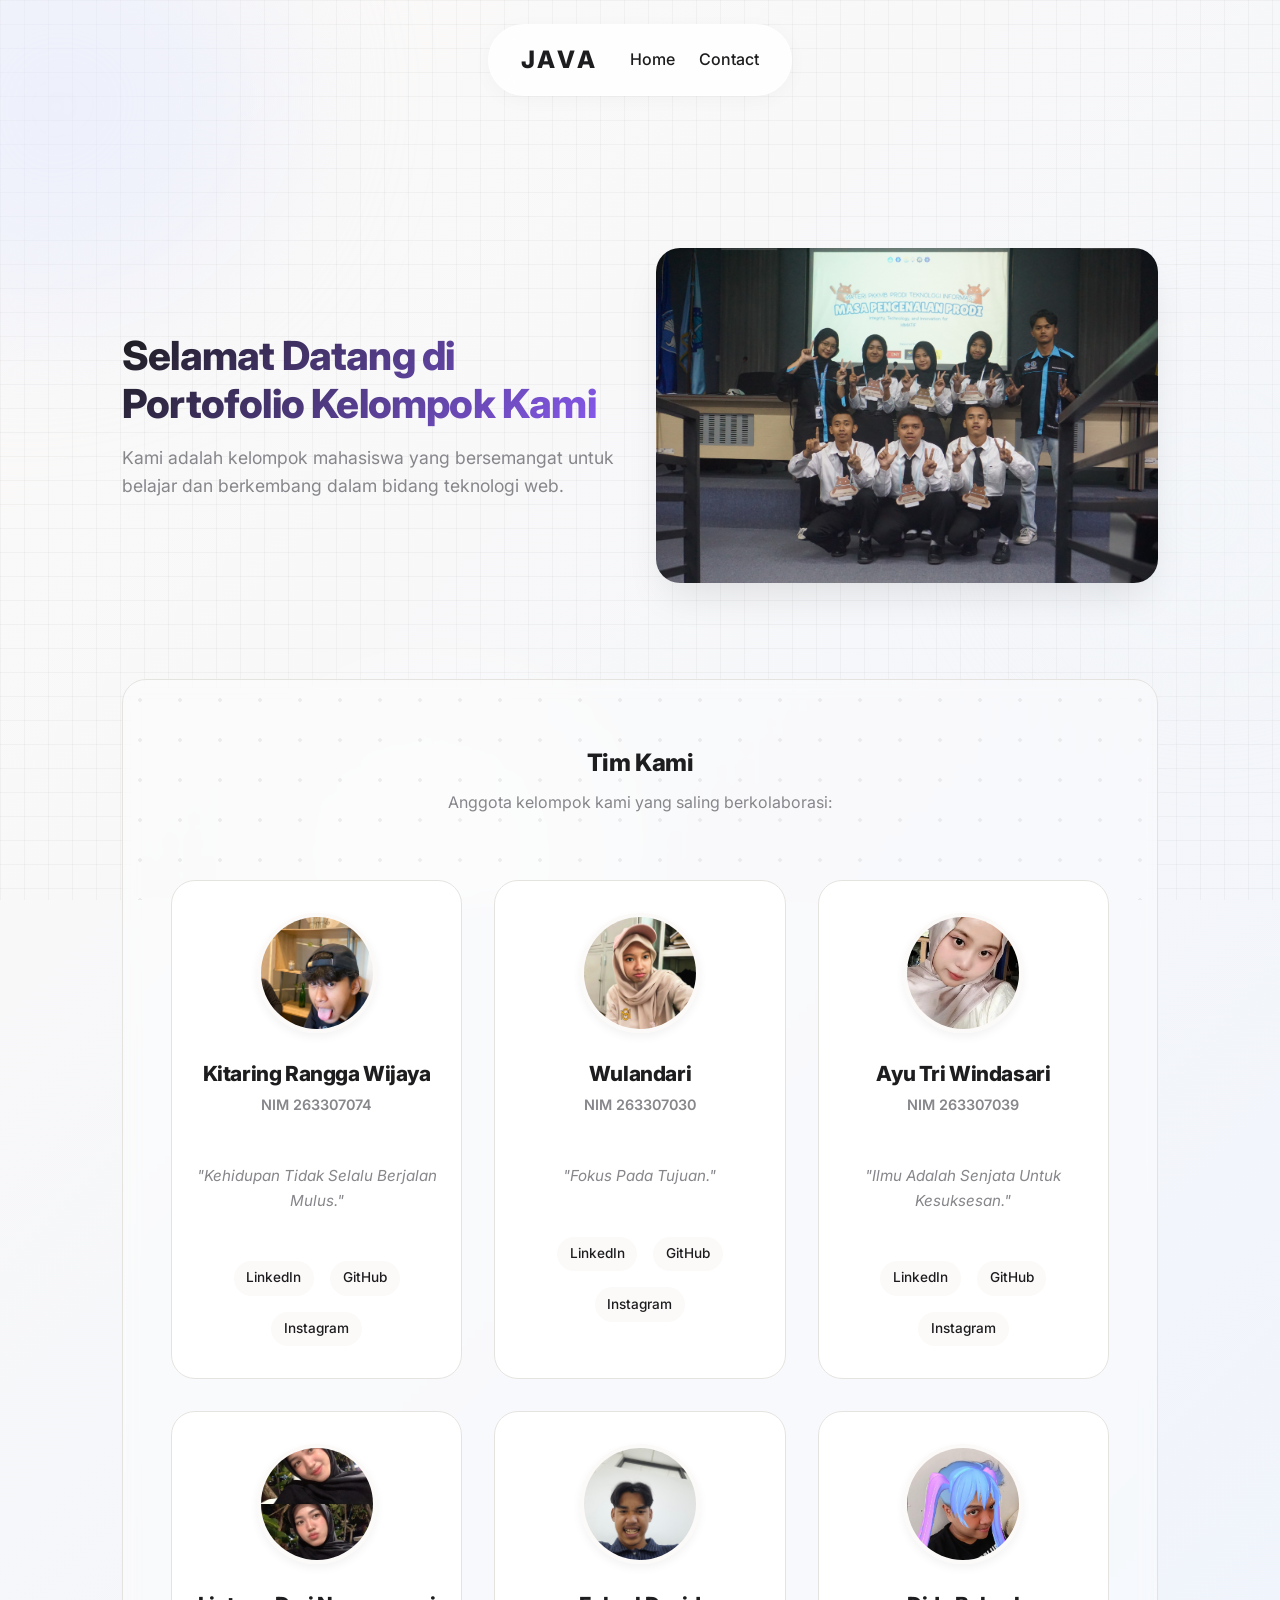
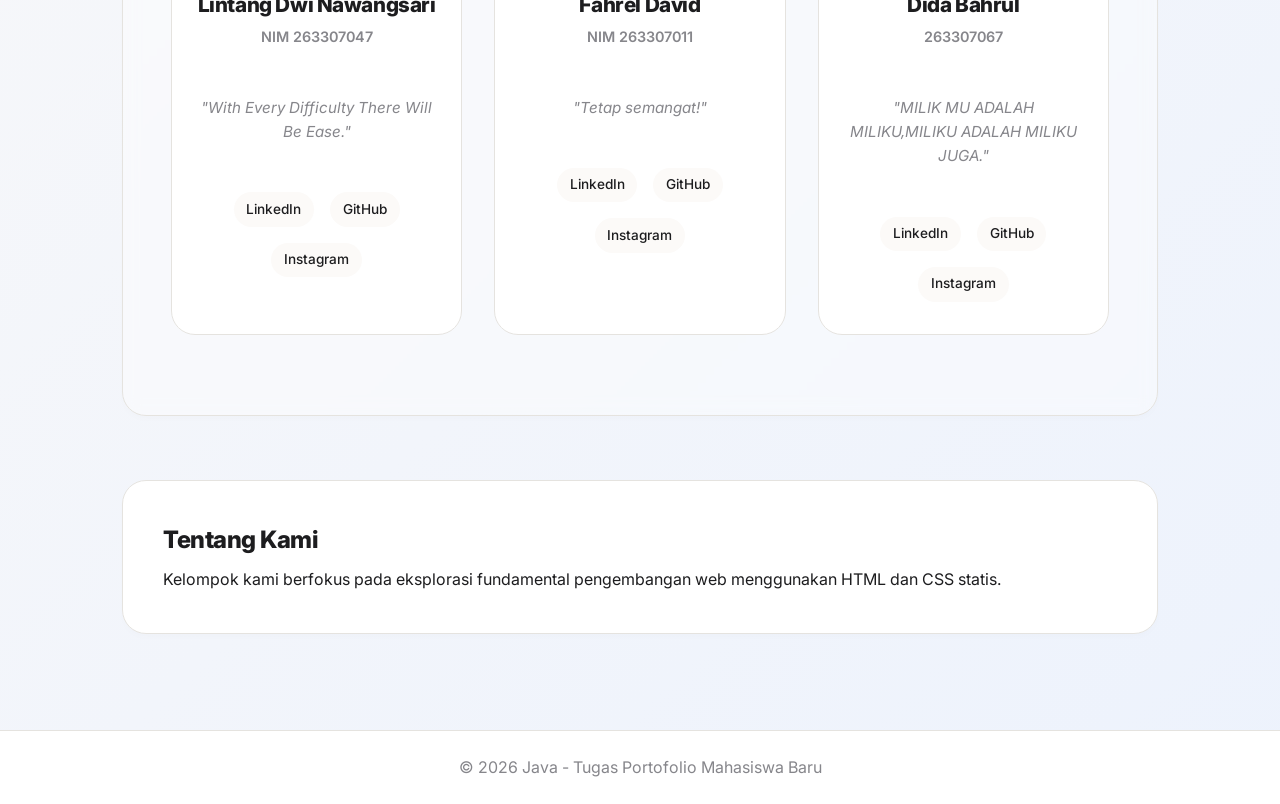
<file: template-portofolio/index.html>
<!DOCTYPE html>
<html lang="id">
<head>
    <meta charset="UTF-8">
    <meta name="viewport" content="width=device-width, initial-scale=1.0">
    <title>Home - Portofolio Kelompok</title>
    <link rel="stylesheet" href="style.css">
</head>
<body>
    <!-- FLOATING BLOBS (DECORATION) -->
    <div class="blobs-container">
        <div class="blob blob-1"></div>
        <div class="blob blob-2"></div>
        <div class="blob blob-3"></div>
    </div>

    <!-- NAVBAR -->
    <nav class="navbar">
        <div class="navbar-logo">
            <!-- GANTI NAMA KELOMPOK DI SINI -->
            <h1>JAVA</h1>
        </div>
        <ul class="navbar-links">
            <li><a href="index.html">Home</a></li>

            <li><a href="contact.html">Contact</a></li>
        </ul>
    </nav>

    <!-- MAIN CONTENT - HOME -->
    <main>
        <!-- HERO SECTION -->
        <section class="hero">
            <div class="hero-text">
                <h2>Selamat Datang di Portofolio Kelompok Kami</h2>
                <p>Kami adalah kelompok mahasiswa yang bersemangat untuk belajar dan berkembang dalam bidang teknologi web.</p>
            </div>
            <div class="hero-image">
                <!-- GANTI FOTO HERO KELOMPOK DI SINI -->
                <img src="assets/images/foto-kelompok.jpeg" alt="Foto Kelompok">
            </div>
        </section>

        <!-- TEAM SECTION -->
        <section class="team-section">
            <h2>Tim Kami</h2>
            <p>Anggota kelompok kami yang saling berkolaborasi:</p>
            
            <div class="bio-grid">
                <!-- KARTU ANGGOTA 1 -->
                <div class="bio-card" onclick="window.location.href='portfolio-1.html'">
                    <div class="bio-avatar">
                        <!-- Ganti src dengan path foto anggota 1 -->
                        <img src="assets/images/foto-taring.jpeg" alt="Foto Anggota 1">
                    </div>
                    <div class="bio-info">
                        <h3>Kitaring Rangga Wijaya</h3>
                        <p class="bio-role">NIM 263307074</p>
                        <p class="bio-desc">"Kehidupan Tidak Selalu Berjalan Mulus."</p>
                        <div class="social-links">
                            <a href="https://www.linkedin.com/in/kitaring-rangga-wijaya" target="_blank" onclick="event.stopPropagation();">LinkedIn</a>
                            <a href="https://github.com/kitaring-node" target="_blank" onclick="event.stopPropagation();">GitHub</a>
                            <a href="https://www.instagram.com/gacleeeeeeeeeeeeeeee?srtk=MnV5cXBtZDFzeGFw" target="_blank" onclick="event.stopPropagation();">Instagram</a>
                        </div>
                    </div>
                </div>
                <!-- AKHIR KARTU ANGGOTA 1 -->

                <!-- KARTU ANGGOTA 2 -->
                <div class="bio-card" onclick="window.location.href='portfolio-2.html'">
                    <div class="bio-avatar">
                        <img src="assets/images/WhatsApp Image 2026-08-27 at 13.53.18.jpeg" alt="Foto Anggota 2">
                    </div>
                    <div class="bio-info">
                        <h3>Wulandari </h3>
                        <p class="bio-role">NIM 263307030</p>
                        <p class="bio-desc">"Fokus Pada Tujuan."</p>
                        <div class="social-links">
                            <a href="https://www.linkedin.com/in/wulan-dari-88736342b" target="_blank" onclick="event.stopPropagation();">LinkedIn</a>
                            <a href="https://github.com/wulan-code" target="_blank" onclick="event.stopPropagation();">GitHub</a>
                            <a href="https://www.instagram.com/wllnn0?cplk=OW9qa3VpOHZua2Fn&utm_source=qr" target="_blank" onclick="event.stopPropagation();">Instagram</a>
                        </div>
                    </div>
                </div>
                <!-- AKHIR KARTU ANGGOTA 2 -->

                <!-- KARTU ANGGOTA 3 -->
                <div class="bio-card" onclick="window.location.href='portfolio-3.html'">
                    <div class="bio-avatar">
                        <img src="assets/images/WhatsApp Image 2026-08-27 at 13.57.04.jpeg" alt="Foto Anggota 3">
                    </div>
                    <div class="bio-info">
                        <h3>Ayu Tri Windasari</h3>
                        <p class="bio-role">NIM 263307039</p>
                        <p class="bio-desc">"Ilmu Adalah Senjata Untuk Kesuksesan."</p>
                        <div class="social-links">
                            <a href="https://www.linkedin.com/in/ayutri-windasari-3b841342b?utm_source=share_via&utm_content=profile&utm_medium=member_android" target="_blank" onclick="event.stopPropagation();">LinkedIn</a>
                            <a href="https://github.com/ayutriwindasari-maker" target="_blank" onclick="event.stopPropagation();">GitHub</a>
                            <a href="https://www.instagram.com/aytriws_?rpxt=MTN2dHRyNHpvbHU5Yw==" target="_blank" onclick="event.stopPropagation();">Instagram</a>
                        </div>
                    </div>
                </div>
                <!-- AKHIR KARTU ANGGOTA 3 -->

                <!-- KARTU ANGGOTA 4 -->
                <div class="bio-card" onclick="window.location.href='portfolio-4.html'">
                    <div class="bio-avatar">
                        <img src="assets/images/WhatsApp Image 2026-08-27 at 1.56.06 PM.jpeg" alt="Foto Anggota 4">
                    </div>
                    <div class="bio-info">
                        <h3>Lintang Dwi Nawangsari</h3>
                        <p class="bio-role">NIM 263307047</p>
                        <p class="bio-desc">"With Every Difficulty There Will Be Ease."</p>
                        <div class="social-links">
                            <a href="https://www.linkedin.com/in/lintang-dwi-nawangsari-751469..." target="_blank" onclick="event.stopPropagation();">LinkedIn</a>
                            <a href=" https://github.com/Lintang-png" target="_blank" onclick="event.stopPropagation();">GitHub</a>
                            <a href="https://www.instagram.com/nawanglintangg_" target="_blank" onclick="event.stopPropagation();">Instagram</a>
                        </div>
                    </div>
                </div>
                <!-- AKHIR KARTU ANGGOTA 4 -->

                <!-- KARTU ANGGOTA 5 -->
                <div class="bio-card" onclick="window.location.href='portfolio-5.html'">
                    <div class="bio-avatar">
                        <img src="assets/images/foto-fahrel.jpeg" alt="Foto Anggota 5">
                    </div>
                    <div class="bio-info">
                        <h3>Fahrel David</h3>
                        <p class="bio-role">NIM 263307011</p>
                        <p class="bio-desc">"Tetap semangat!"</p>
                        <div class="social-links">
                            <a href="https://www.linkedin.com/in/farel-david-4023b6..." target="_blank" onclick="event.stopPropagation();">LinkedIn</a>
                            <a href="https://github.com/fareldavid-create" target="_blank" onclick="event.stopPropagation();">GitHub</a>
                            <a href="https://www.instagram.com/davidppo_" target="_blank" onclick="event.stopPropagation();">Instagram</a>
                        </div>
                    </div>
                </div>
                <!-- AKHIR KARTU ANGGOTA 5 -->

                <!-- KARTU ANGGOTA 6 -->
                <div class="bio-card" onclick="window.location.href='portfolio-6.html'">
                    <div class="bio-avatar">
                        <img src="assets/images/fotodida.jpeg" alt="Foto Anggota 6">
                    </div>
                    <div class="bio-info">
                        <h3>Dida Bahrul</h3>
                        <p class="bio-role">263307067</p>
                        <p class="bio-desc">"MILIK MU ADALAH MILIKU,MILIKU ADALAH MILIKU JUGA."</p>
                        <div class="social-links">
                            <a href="https://www.linkedin.com/in/dida-bahrul-14243242b?utm_source=share_via&utm_content=profile&utm_medium=member_android="_blank" onclick="event.stopPropagation();">LinkedIn</a>
                            <a href="https://github.com/didabahrul-TI" target="_blank" onclick="event.stopPropagation();">GitHub</a>
                            <a href="https://www.instagram.com/ddidddaa_?mdxt=bzgwbmpsdHowZjN6" target="_blank" onclick="event.stopPropagation();">Instagram</a>
                        </div>
                    </div>
                </div>
                <!-- AKHIR KARTU ANGGOTA 6 -->
            </div>
        </section>

        <!-- ABOUT SECTION -->
        <section class="about">
            <h2>Tentang Kami</h2>
            <p>
                <!-- GANTI DESKRIPSI KELOMPOK DI SINI -->
                Kelompok kami berfokus pada eksplorasi fundamental pengembangan web menggunakan HTML dan CSS statis.
            </p>
        </section>
    </main>

    <!-- FOOTER -->
    <footer class="footer">
        <p>&copy; 2026 Java - Tugas Portofolio Mahasiswa Baru</p>
    </footer>
</body>
</html>
</file>
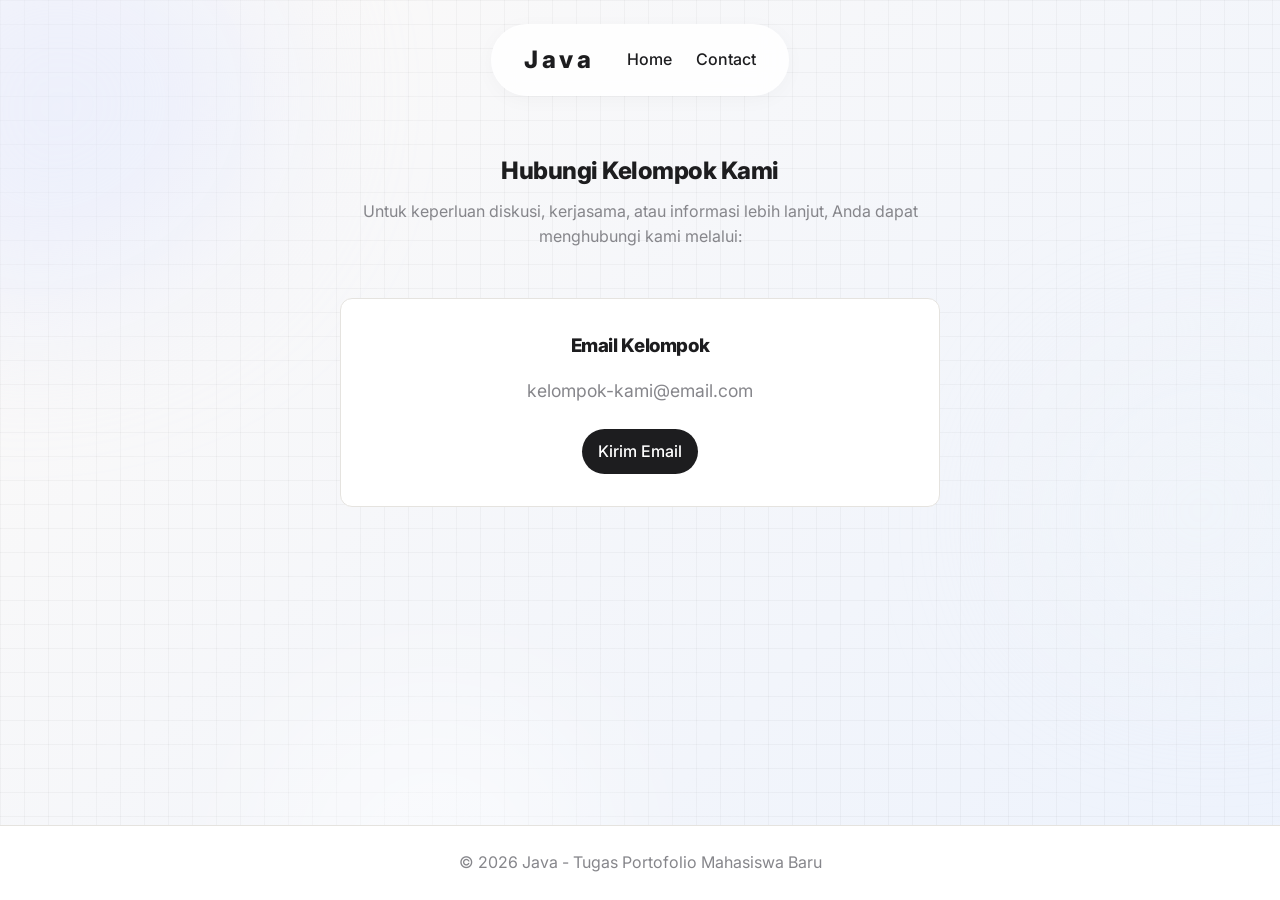
<file: template-portofolio/contact.html>
<!DOCTYPE html>
<html lang="id">
<head>
    <meta charset="UTF-8">
    <meta name="viewport" content="width=device-width, initial-scale=1.0">
    <title>Contact - Portofolio Kelompok</title>
    <link rel="stylesheet" href="style.css">
</head>
<body>
    <!-- FLOATING BLOBS (DECORATION) -->
    <div class="blobs-container">
        <div class="blob blob-1"></div>
        <div class="blob blob-2"></div>
        <div class="blob blob-3"></div>
    </div>

    <!-- NAVBAR -->
    <nav class="navbar">
        <div class="navbar-logo">
            <!-- GANTI NAMA KELOMPOK DI SINI -->
            <h1>Java</h1>
        </div>
        <ul class="navbar-links">
            <li><a href="index.html">Home</a></li>

            <li><a href="contact.html">Contact</a></li>
        </ul>
    </nav>

    <!-- MAIN CONTENT - CONTACT -->
    <main>
        <section class="contact-section" style="max-width: 600px; margin: 0 auto;">
            <h2>Hubungi Kelompok Kami</h2>
            <p>Untuk keperluan diskusi, kerjasama, atau informasi lebih lanjut, Anda dapat menghubungi kami melalui:</p>
            
            <div style="background: var(--card-bg); padding: 2rem; border-radius: 12px; border: 1px solid var(--border-color); text-align: center;">
                <h3 style="margin-bottom: 1rem; color: var(--primary-color);">Email Kelompok</h3>
                <p style="font-size: 1.1rem; margin-bottom: 1.5rem;"><!-- Ganti dengan Email Kelompok -->kelompok-kami@email.com</p>
                <a href="mailto:kelompok-kami@email.com" class="btn-link">Kirim Email</a>
            </div>
        </section>
    </main>

    <!-- FOOTER -->
    <footer class="footer">
        <p>&copy; 2026 Java - Tugas Portofolio Mahasiswa Baru</p>
    </footer>
</body>
</html>
</file>
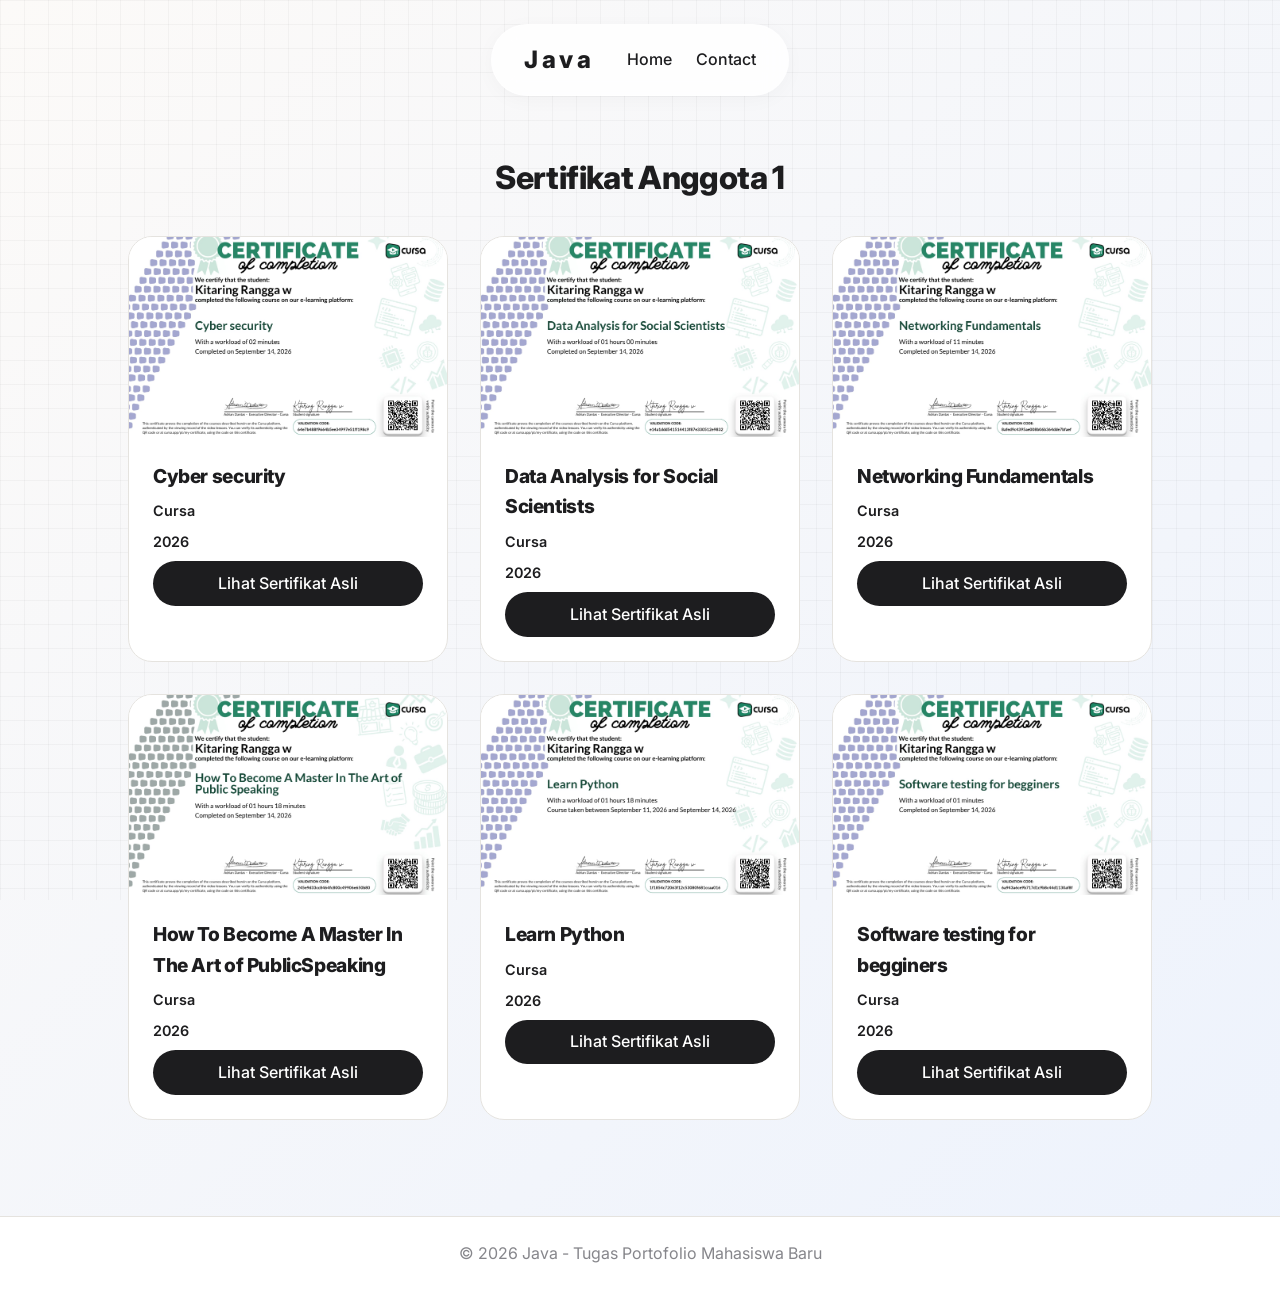
<file: template-portofolio/portfolio-1.html>
<!DOCTYPE html>
<html lang="id">
<head>
    <meta charset="UTF-8">
    <meta name="viewport" content="width=device-width, initial-scale=1.0">
    <title>Portfolio Anggota 1 - Portofolio Kelompok</title>
    <link rel="stylesheet" href="style.css">
</head>
<body>
    <!-- NAVBAR -->
    <nav class="navbar">
        <div class="navbar-logo">
            <!-- GANTI NAMA KELOMPOK DI SINI -->
            <h1>Java</h1>
        </div>
        <ul class="navbar-links">
            <li><a href="index.html">Home</a></li>
            <li><a href="contact.html">Contact</a></li>
        </ul>
    </nav>

    <!-- MAIN CONTENT - PORTFOLIO -->
    <main>
        <!-- SEKSI SERTIFIKAT -->
        <section class="portfolio-section">
            <h2>Sertifikat Anggota 1</h2>
            <div class="card-container">
                <!-- CARD SERTIFIKAT 1 (COPY CARD INI UNTUK MENAMBAH SERTIFIKAT) -->
                <div class="card">
                    <img src="assets/certificates/kitaringranggawijaya/cyber_security.jpeg" alt="Sertifikat">
                    <div class="card-content">
                        <h3>Cyber security</h3>
                        <p class="institution">Cursa</p>
                        <p class="year">2026</p>
                        <a href="https://cursa.app/pt/my-certificate" target="_blank" class="btn-link">Lihat Sertifikat Asli</a>
                    </div>
                </div>
                <!-- AKHIR CARD SERTIFIKAT 1 -->
                <!-- CARD SERTIFIKAT 2 (COPY CARD INI UNTUK MENAMBAH SERTIFIKAT) -->
                <div class="card">
                    <img src="assets/certificates/kitaringranggawijaya/data_analisis.jpeg" alt="Sertifikat">
                    <div class="card-content">
                        <h3>Data Analysis for Social Scientists</h3>
                        <p class="institution">Cursa</p>
                        <p class="year">2026</p>
                        <a href="https://cursa.app/pt/my-certificate" target="_blank" class="btn-link">Lihat Sertifikat Asli</a>
                    </div>
                </div>
                <!-- AKHIR CARD SERTIFIKAT 2 -->
                <!-- CARD SERTIFIKAT 3 (COPY CARD INI UNTUK MENAMBAH SERTIFIKAT) -->
                <div class="card">
                    <img src="assets/certificates/kitaringranggawijaya/networking.jpeg" alt="Sertifikat">
                    <div class="card-content">
                        <h3>Networking Fundamentals</h3>
                        <p class="institution">Cursa</p>
                        <p class="year">2026</p>
                        <a href="https://cursa.app/pt/my-certificate" target="_blank" class="btn-link">Lihat Sertifikat Asli</a>
                    </div>
                </div>
                <!-- AKHIR CARD SERTIFIKAT 3 -->
                <!-- CARD SERTIFIKAT 4 (COPY CARD INI UNTUK MENAMBAH SERTIFIKAT) -->
                <div class="card">
                    <img src="assets/certificates/kitaringranggawijaya/publik.jpeg" alt="Sertifikat">
                    <div class="card-content">
                        <h3>How To Become A Master In The Art of PublicSpeaking</h3>
                        <p class="institution">Cursa</p>
                        <p class="year">2026</p>
                        <a href="https://cursa.app/pt/my-certificate" target="_blank" class="btn-link">Lihat Sertifikat Asli</a>
                    </div>
                </div>
                <!-- AKHIR CARD SERTIFIKAT 4 -->
                <!-- CARD SERTIFIKAT 5 (COPY CARD INI UNTUK MENAMBAH SERTIFIKAT) -->
                <div class="card">
                    <img src="assets/certificates/kitaringranggawijaya/python.jpeg" alt="Sertifikat">
                    <div class="card-content">
                        <h3>Learn Python</h3>
                        <p class="institution">Cursa</p>
                        <p class="year">2026</p>
                        <a href="https://cursa.app/pt/my-certificate" target="_blank" class="btn-link">Lihat Sertifikat Asli</a>
                    </div>
                </div>
                <!-- AKHIR CARD SERTIFIKAT 5 -->
                <!-- CARD SERTIFIKAT 6 (COPY CARD INI UNTUK MENAMBAH SERTIFIKAT) -->
                <div class="card">
                    <img src="assets/certificates/kitaringranggawijaya/software.jpeg" alt="Sertifikat">
                    <div class="card-content">
                        <h3>Software testing for begginers</h3>
                        <p class="institution">Cursa</p>
                        <p class="year">2026</p>
                        <a href="https://cursa.app/pt/my-certificate" target="_blank" class="btn-link">Lihat Sertifikat Asli</a>
                    </div>
                </div>
                <!-- AKHIR CARD SERTIFIKAT 6 -->
            </div>
        </section>
    </main>

    <!-- FOOTER -->
    <footer class="footer">
        <p>&copy; 2026 Java - Tugas Portofolio Mahasiswa Baru</p>
    </footer>
</body>
</html>
</file>
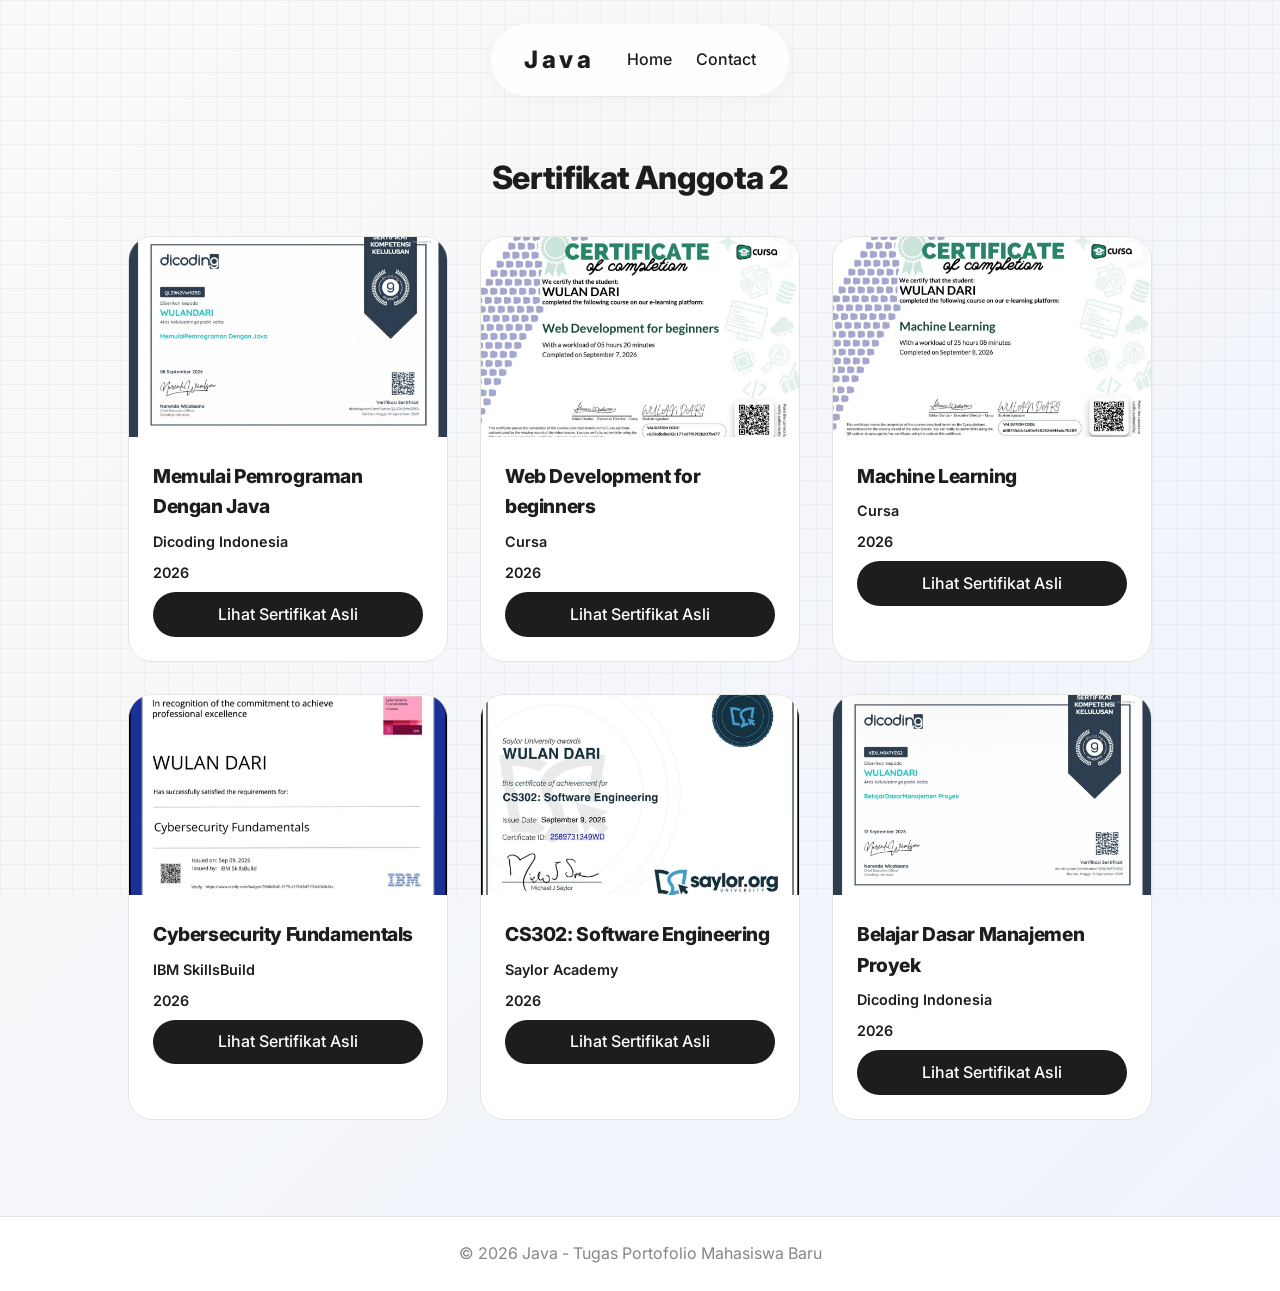
<file: template-portofolio/portfolio-2.html>
<!DOCTYPE html>
<html lang="id">
<head>
    <meta charset="UTF-8">
    <meta name="viewport" content="width=device-width, initial-scale=1.0">
    <title>Portfolio Anggota 2 - Portofolio Kelompok</title>
    <link rel="stylesheet" href="style.css">
</head>
<body>
    <!-- NAVBAR -->
    <nav class="navbar">
        <div class="navbar-logo">
            <!-- GANTI NAMA KELOMPOK DI SINI -->
            <h1>Java</h1>
        </div>
        <ul class="navbar-links">
            <li><a href="index.html">Home</a></li>
            <li><a href="contact.html">Contact</a></li>
        </ul>
    </nav>

    <!-- MAIN CONTENT - PORTFOLIO -->
    <main>
        <!-- SEKSI SERTIFIKAT -->
        <section class="portfolio-section">
            <h2>Sertifikat Anggota 2</h2>
            <div class="card-container">
                <!-- CARD SERTIFIKAT 1 (COPY CARD INI UNTUK MENAMBAH SERTIFIKAT) -->
                <div class="card">
                    <img src="assets/certificates/wulandari/sertifikasi1/sertifikasi1.jpeg" alt="sertifikasi1">
                    <div class="card-content">
                        <h3>Memulai Pemrograman Dengan Java</h3>
                        <p class="institution">Dicoding Indonesia</p>
                        <p class="year">2026</p>
                        <a href="https://www.dicoding.com/certificates/QLZ9N2VW9Z5D" target="_blank" class="btn-link">Lihat Sertifikat Asli</a>
                    </div>
                </div>
                <!-- AKHIR CARD SERTIFIKAT 1 -->
                <!-- CARD SERTIFIKAT 2 (COPY CARD INI UNTUK MENAMBAH SERTIFIKAT) -->
                <div class="card">
                    <img src="assets/certificates/wulandari/sertifikasi2/sertifikasi2.jpeg" alt="sertifikasi2">
                    <div class="card-content">
                        <h3>Web Development for beginners</h3>
                        <p class="institution">Cursa</p>
                        <p class="year">2026</p>
                        <a href="https://cursa.app/pt/my-certificate" target="_blank" class="btn-link">Lihat Sertifikat Asli</a>
                    </div>
                </div>
                <!-- AKHIR CARD SERTIFIKAT 2 -->
                <!-- CARD SERTIFIKAT 3 (COPY CARD INI UNTUK MENAMBAH SERTIFIKAT) -->
                <div class="card">
                    <img src="assets/certificates/wulandari/sertifikasi3/sertifikasi3.jpeg" alt="sertifikasi3">
                    <div class="card-content">
                        <h3>Machine Learning</h3>
                        <p class="institution">Cursa</p>
                        <p class="year">2026</p>
                        <a href="https://cursa.app/pt/my-certificate" target="_blank" class="btn-link">Lihat Sertifikat Asli</a>
                    </div>
                </div>
                <!-- AKHIR CARD SERTIFIKAT 3 -->
                <!-- CARD SERTIFIKAT 4 (COPY CARD INI UNTUK MENAMBAH SERTIFIKAT) -->
                <div class="card">
                    <img src="assets/certificates/wulandari/sertifikasi4/sertifikasi4.jpeg" alt="sertifikasi4">
                    <div class="card-content">
                        <h3>Cybersecurity Fundamentals</h3>
                        <p class="institution">IBM SkillsBuild</p>
                        <p class="year">2026</p>
                        <a href="https://www.credly.com/badges/9568d6d0-8175-457f-83d7-ff2d40b3c0cc" target="_blank" class="btn-link">Lihat Sertifikat Asli</a>
                    </div>
                </div>
                <!-- AKHIR CARD SERTIFIKAT 4 -->
                <!-- CARD SERTIFIKAT 5 (COPY CARD INI UNTUK MENAMBAH SERTIFIKAT) -->
                <div class="card">
                    <img src="assets/certificates/wulandari/sertifikasi5/sertifikasi5.jpeg  " alt="sertifikasi5">
                    <div class="card-content">
                        <h3>CS302: Software Engineering</h3>
                        <p class="institution">Saylor Academy</p>
                        <p class="year">2026</p>
                        <a href="https://www.saylor.org" target="_blank" class="btn-link">Lihat Sertifikat Asli</a>
                    </div>
                </div>
                <!-- AKHIR CARD SERTIFIKAT 5 -->
                <!-- CARD SERTIFIKAT 6 (COPY CARD INI UNTUK MENAMBAH SERTIFIKAT) -->
                <div class="card">
                    <img src="assets/certificates/wulandari/sertifikasi6/sertifikasi6.jpeg" alt="sertifikasi6">
                    <div class="card-content">
                        <h3>Belajar Dasar Manajemen Proyek</h3>
                        <p class="institution">Dicoding Indonesia</p>
                        <p class="year">2026</p>
                        <a href="https://www.dicoding.com/certificates/KEXLM047YZG2" target="_blank" class="btn-link">Lihat Sertifikat Asli</a>
                    </div>
                </div>
                <!-- AKHIR CARD SERTIFIKAT 6 -->
            </div>
        </section>
    </main>

    <!-- FOOTER -->
    <footer class="footer">
        <p>&copy; 2026 Java - Tugas Portofolio Mahasiswa Baru</p>
    </footer>
</body>
</html>
</file>
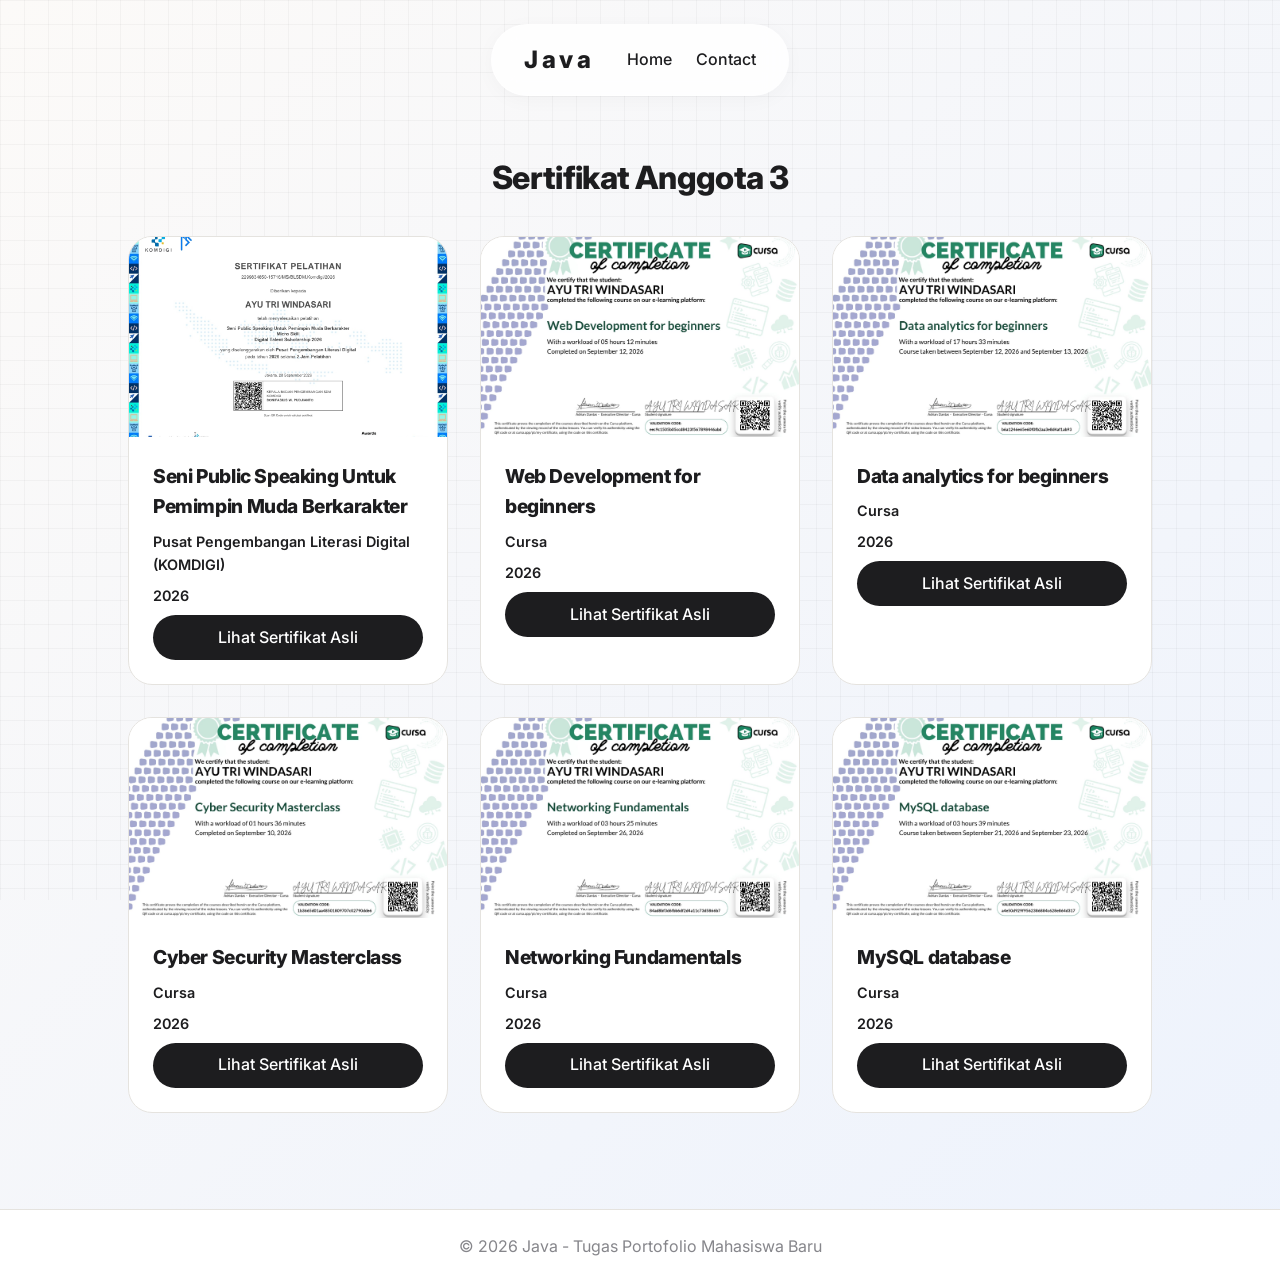
<file: template-portofolio/portfolio-3.html>
<!DOCTYPE html>
<html lang="id">
<head>
    <meta charset="UTF-8">
    <meta name="viewport" content="width=device-width, initial-scale=1.0">
    <title>Portfolio Anggota 3 - Portofolio Kelompok</title>
    <link rel="stylesheet" href="style.css">
</head>
<body>
    <!-- NAVBAR -->
    <nav class="navbar">
        <div class="navbar-logo">
            <!-- GANTI NAMA KELOMPOK DI SINI -->
            <h1>Java</h1>
        </div>
        <ul class="navbar-links">
            <li><a href="index.html">Home</a></li>
            <li><a href="contact.html">Contact</a></li>
        </ul>
    </nav>

    <!-- MAIN CONTENT - PORTFOLIO -->
    <main>
        <!-- SEKSI SERTIFIKAT -->
        <section class="portfolio-section">
            <h2>Sertifikat Anggota 3</h2>
            <div class="card-container">
                <!-- CARD SERTIFIKAT 1 (COPY CARD INI UNTUK MENAMBAH SERTIFIKAT) -->
                <div class="card">
                    <img src="assets/certificates/ayutriwindasari/sertifikasi1/sertifikasi1.jpeg" alt="Sertifikat">
                    <div class="card-content">
                        <h3>Seni Public Speaking Untuk Pemimpin Muda Berkarakter</h3>
                        <p class="institution">Pusat Pengembangan Literasi Digital (KOMDIGI)</p>
                        <p class="year">2026</p>
                        <a href="https://sdmdigital.id" target="_blank" class="btn-link">Lihat Sertifikat Asli</a>
                    </div>
                </div>
                <!-- AKHIR CARD SERTIFIKAT 1 -->
                <!-- CARD SERTIFIKAT 2 (COPY CARD INI UNTUK MENAMBAH SERTIFIKAT) -->
                <div class="card">
                    <img src="assets/certificates/ayutriwindasari/sertifikasi2/sertifikasi2.jpeg" alt="Sertifikat">
                    <div class="card-content">
                        <h3>Web Development for beginners</h3>
                        <p class="institution">Cursa</p>
                        <p class="year">2026</p>
                        <a href="https://cursa.app" target="_blank" class="btn-link">Lihat Sertifikat Asli</a>
                    </div>
                </div>
                <!-- AKHIR CARD SERTIFIKAT 2 -->
                <!-- CARD SERTIFIKAT 3 (COPY CARD INI UNTUK MENAMBAH SERTIFIKAT) -->
                <div class="card">
                    <img src="assets/certificates/ayutriwindasari/sertifikasi3/sertifikasi3.jpeg" alt="Sertifikat">
                    <div class="card-content">
                        <h3>Data analytics for beginners</h3>
                        <p class="institution">Cursa</p>
                        <p class="year">2026</p>
                        <a href="https://cursa.app" target="_blank" class="btn-link">Lihat Sertifikat Asli</a>
                    </div>
                </div>
                <!-- AKHIR CARD SERTIFIKAT 3 -->
                <!-- CARD SERTIFIKAT 4 (COPY CARD INI UNTUK MENAMBAH SERTIFIKAT) -->
                <div class="card">
                    <img src="assets/certificates/ayutriwindasari/sertifikasi4/sertifikasi4.jpeg" alt="Sertifikat">
                    <div class="card-content">
                        <h3>Cyber Security Masterclass</h3>
                        <p class="institution">Cursa</p>
                        <p class="year">2026</p>
                        <a href="https://cursa.app" target="_blank" class="btn-link">Lihat Sertifikat Asli</a>
                    </div>
                </div>
                <!-- AKHIR CARD SERTIFIKAT 4 -->
                <!-- CARD SERTIFIKAT 5 (COPY CARD INI UNTUK MENAMBAH SERTIFIKAT) -->
                <div class="card">
                    <img src="assets/certificates/ayutriwindasari/sertifikasi5/sertifikasi5.jpeg" alt="Sertifikat">
                    <div class="card-content">
                        <h3>Networking Fundamentals</h3>
                        <p class="institution">Cursa</p>
                        <p class="year">2026</p>
                        <a href="https://cursa.app" target="_blank" class="btn-link">Lihat Sertifikat Asli</a>
                    </div>
                </div>
                <!-- AKHIR CARD SERTIFIKAT 5 -->
                <!-- CARD SERTIFIKAT 6 (COPY CARD INI UNTUK MENAMBAH SERTIFIKAT) -->
                <div class="card">
                    <img src="assets/certificates/ayutriwindasari/sertifikasi6/sertifikasi6.jpeg" alt="Sertifikat">
                    <div class="card-content">
                        <h3>MySQL database</h3>
                        <p class="institution">Cursa</p>
                        <p class="year">2026</p>
                        <a href="https://cursa.app" target="_blank" class="btn-link">Lihat Sertifikat Asli</a>
                    </div>
                </div>
                <!-- AKHIR CARD SERTIFIKAT 6 -->
            </div>
        </section>
    </main>

    <!-- FOOTER -->
    <footer class="footer">
        <p>&copy; 2026 Java - Tugas Portofolio Mahasiswa Baru</p>
    </footer>
</body>
</html>
</file>
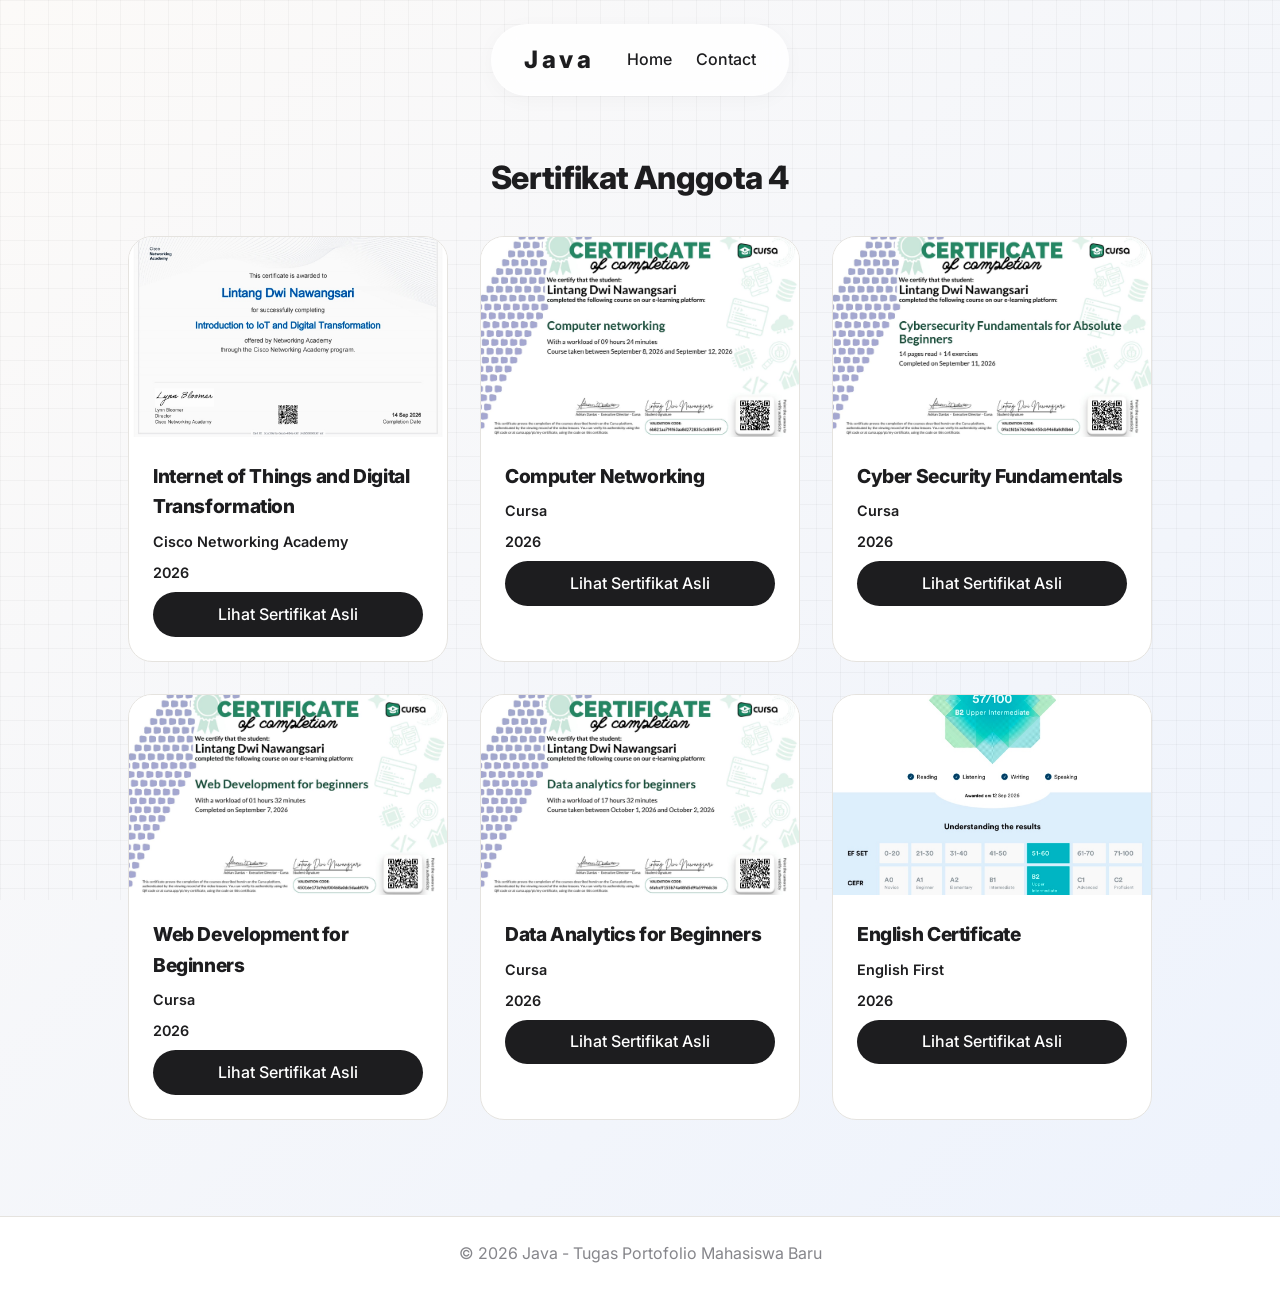
<file: template-portofolio/portfolio-4.html>
<!DOCTYPE html>
<html lang="id">
<head>
    <meta charset="UTF-8">
    <meta name="viewport" content="width=device-width, initial-scale=1.0">
    <title>Portfolio Anggota 4 - Portofolio Kelompok</title>
    <link rel="stylesheet" href="style.css">
</head>
<body>
    <!-- NAVBAR -->
    <nav class="navbar">
        <div class="navbar-logo">
            <!-- GANTI NAMA KELOMPOK DI SINI -->
            <h1>Java</h1>
        </div>
        <ul class="navbar-links">
            <li><a href="index.html">Home</a></li>
            <li><a href="contact.html">Contact</a></li>
        </ul>
    </nav>

    <!-- MAIN CONTENT - PORTFOLIO -->
    <main>
        <!-- SEKSI SERTIFIKAT -->
        <section class="portfolio-section">
            <h2>Sertifikat Anggota 4</h2>
            <div class="card-container">
                <!-- CARD SERTIFIKAT 1 (COPY CARD INI UNTUK MENAMBAH SERTIFIKAT) -->
                <div class="card">
                    <img src="assets/certificates/lintang/sertif iot.jpeg" alt="Sertifikat">
                    <div class="card-content">
                        <h3>Internet of Things and Digital Transformation</h3>
                        <p class="institution">Cisco Networking Academy</p>
                        <p class="year">2026</p>
                        <a href="#" class="btn-link">Lihat Sertifikat Asli</a>
                    </div>
                </div>
                <!-- AKHIR CARD SERTIFIKAT 1 -->
                <!-- CARD SERTIFIKAT 2 (COPY CARD INI UNTUK MENAMBAH SERTIFIKAT) -->
                <div class="card">
                    <img src="assets/certificates/lintang/sertif 4.jpeg" alt="Sertifikat">
                    <div class="card-content">
                        <h3>Computer Networking</h3>
                        <p class="institution">Cursa</p>
                        <p class="year">2026</p>
                        <a href="https://cursa.app/pt/my-certificate" class="btn-link">Lihat Sertifikat Asli</a>
                    </div>
                </div>
                <!-- AKHIR CARD SERTIFIKAT 2 -->
                <!-- CARD SERTIFIKAT 3 (COPY CARD INI UNTUK MENAMBAH SERTIFIKAT) -->
                <div class="card">
                    <img src="assets/certificates/lintang/sertif 5.jpeg" alt="Sertifikat">
                    <div class="card-content">
                        <h3>Cyber Security Fundamentals</h3>
                        <p class="institution">Cursa</p>
                        <p class="year">2026</p>
                        <a href="https://cursa.app/pt/my-certificate" class="btn-link">Lihat Sertifikat Asli</a>
                    </div>
                </div>
                <!-- AKHIR CARD SERTIFIKAT 3 -->
                <!-- CARD SERTIFIKAT 4 (COPY CARD INI UNTUK MENAMBAH SERTIFIKAT) -->
                <div class="card">
                    <img src="assets/certificates/lintang/sertif 6.jpeg" alt="Sertifikat">
                    <div class="card-content">
                        <h3>Web Development for Beginners</h3>
                        <p class="institution">Cursa</p>
                        <p class="year">2026</p>
                        <a href="https://cursa.app/pt/my-certificate" class="btn-link">Lihat Sertifikat Asli</a>
                    </div>
                </div>
                <!-- AKHIR CARD SERTIFIKAT 4 -->
                <!-- CARD SERTIFIKAT 5 (COPY CARD INI UNTUK MENAMBAH SERTIFIKAT) -->
                <div class="card">
                    <img src="assets/certificates/lintang/sertif data analys.jpeg" alt="Sertifikat">
                    <div class="card-content">
                        <h3>Data Analytics for Beginners</h3>
                        <p class="institution">Cursa</p>
                        <p class="year">2026</p>
                        <a href="https://cursa.app/pt/my-certificate" class="btn-link">Lihat Sertifikat Asli</a>
                    </div>
                </div>
                <!-- AKHIR CARD SERTIFIKAT 5 -->
                <!-- CARD SERTIFIKAT 6 (COPY CARD INI UNTUK MENAMBAH SERTIFIKAT) -->
                <div class="card">
                    <img src="assets/certificates/lintang/sertif english 3.jpeg" alt="Sertifikat">
                    <div class="card-content">
                        <h3>English Certificate</h3>
                        <p class="institution">English First</p>
                        <p class="year">2026</p>
                        <a href="https://cert.efset.org/9Uu9SA" class="btn-link">Lihat Sertifikat Asli</a>
                    </div>
                </div>
                <!-- AKHIR CARD SERTIFIKAT 6 -->
            </div>
        </section>
    </main>

    <!-- FOOTER -->
    <footer class="footer">
        <p>&copy; 2026 Java - Tugas Portofolio Mahasiswa Baru</p>
    </footer>
</body>
</html>
</file>
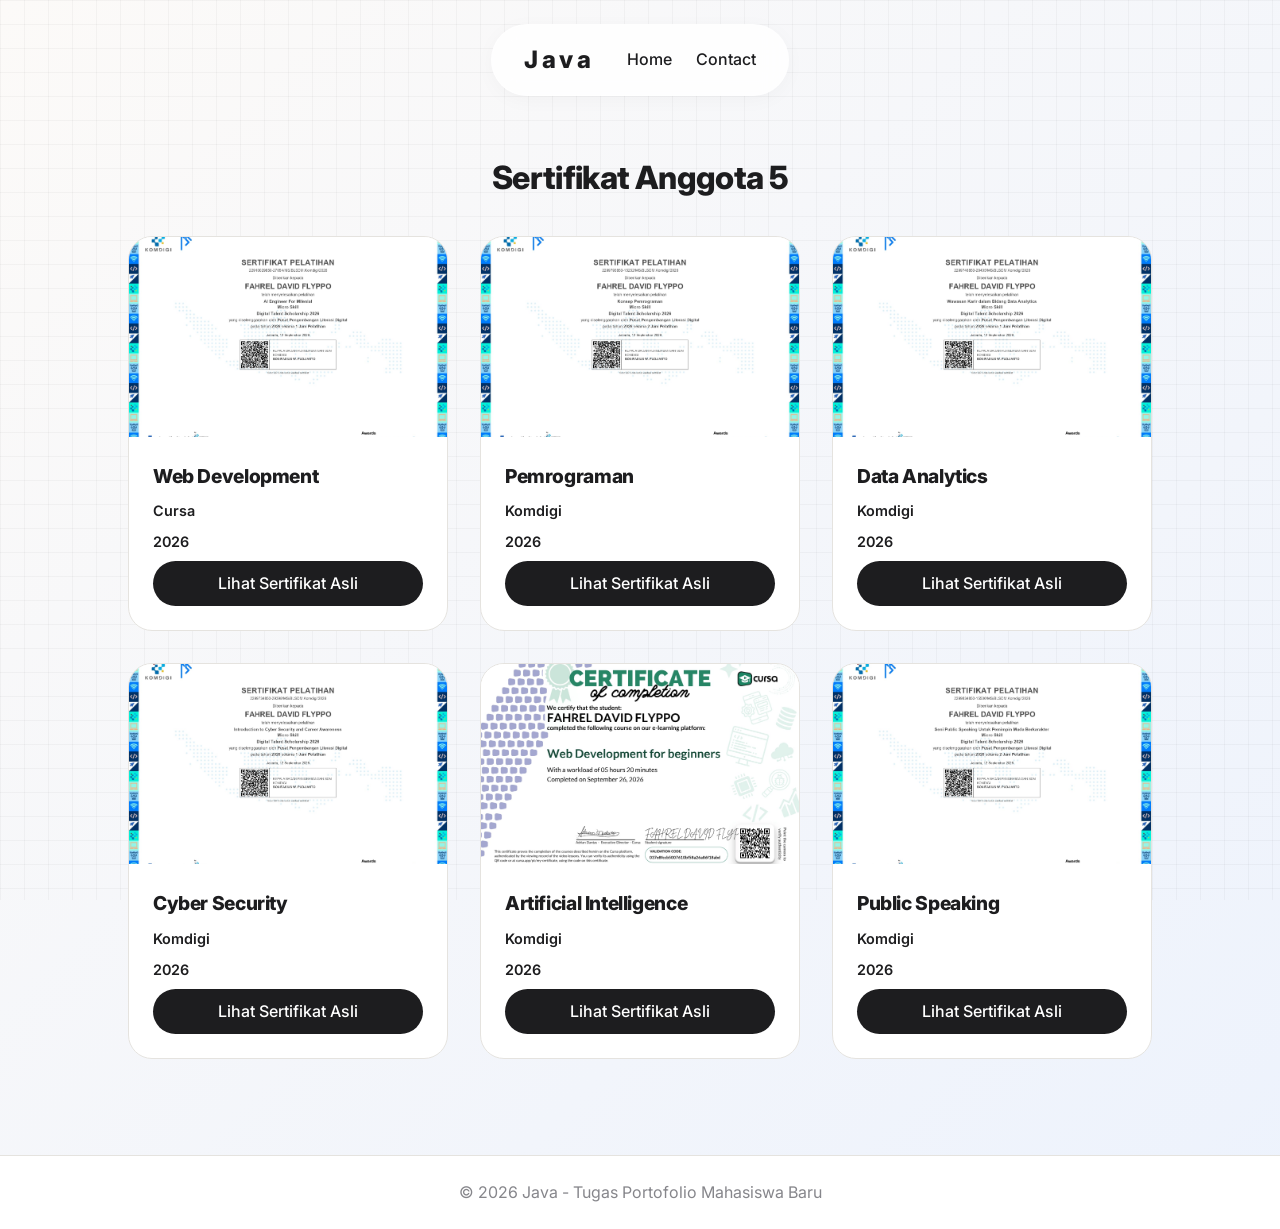
<file: template-portofolio/portfolio-5.html>
<!DOCTYPE html>
<html lang="id">
<head>
    <meta charset="UTF-8">
    <meta name="viewport" content="width=device-width, initial-scale=1.0">
    <title>Portfolio Anggota 5 - Portofolio Kelompok</title>
    <link rel="stylesheet" href="style.css">
</head>
<body>
    <!-- NAVBAR -->
    <nav class="navbar">
        <div class="navbar-logo">
            <!-- GANTI NAMA KELOMPOK DI SINI -->
            <h1>Java</h1>
        </div>
        <ul class="navbar-links">
            <li><a href="index.html">Home</a></li>
            <li><a href="contact.html">Contact</a></li>
        </ul>
    </nav>

    <!-- MAIN CONTENT - PORTFOLIO -->
    <main>
        <!-- SEKSI SERTIFIKAT -->
        <section class="portfolio-section">
            <h2>Sertifikat Anggota 5</h2>
            <div class="card-container">
                <!-- CARD SERTIFIKAT 1 (COPY CARD INI UNTUK MENAMBAH SERTIFIKAT) -->
                <div class="card">
                    <img src="assets/certificates/fahrel/web development.jpeg" alt="Sertifikat">
                    <div class="card-content">
                        <h3>Web Development</h3>
                        <p class="institution">Cursa</p>
                        <p class="year">2026</p>
                        <a href="https://cursa.app/pt/my-certificate" class="btn-link">Lihat Sertifikat Asli</a>
                    </div>
                </div>
                <!-- AKHIR CARD SERTIFIKAT 1 -->
                <!-- CARD SERTIFIKAT 2 (COPY CARD INI UNTUK MENAMBAH SERTIFIKAT) -->
                <div class="card">
                    <img src="assets/certificates/fahrel/pemrograman.jpeg" alt="Sertifikat">
                    <div class="card-content">
                        <h3>Pemrograman</h3>
                        <p class="institution">Komdigi</p>
                        <p class="year">2026</p>
                        <a href="https://sdmdigital.id" class="btn-link">Lihat Sertifikat Asli</a>
                    </div>
                </div>
                <!-- AKHIR CARD SERTIFIKAT 2 -->
                <!-- CARD SERTIFIKAT 3 (COPY CARD INI UNTUK MENAMBAH SERTIFIKAT) -->
                <div class="card">
                    <img src="assets/certificates/fahrel/data analytics.jpeg" alt="Sertifikat">
                    <div class="card-content">
                        <h3>Data Analytics</h3>
                        <p class="institution">Komdigi</p>
                        <p class="year">2026</p>
                        <a href="https://sdmdigital.id" class="btn-link">Lihat Sertifikat Asli</a>
                    </div>
                </div>
                <!-- AKHIR CARD SERTIFIKAT 3 -->
                <!-- CARD SERTIFIKAT 4 (COPY CARD INI UNTUK MENAMBAH SERTIFIKAT) -->
                <div class="card">
                    <img src="assets/certificates/fahrel/cyber security.jpeg" alt="Sertifikat">
                    <div class="card-content">
                        <h3>Cyber Security</h3>
                        <p class="institution">Komdigi</p>
                        <p class="year">2026</p>
                        <a href="https://sdmdigital.id" class="btn-link">Lihat Sertifikat Asli</a>
                    </div>
                </div>
                <!-- AKHIR CARD SERTIFIKAT 4 -->
                <!-- CARD SERTIFIKAT 5 (COPY CARD INI UNTUK MENAMBAH SERTIFIKAT) -->
                <div class="card">
                    <img src="assets/certificates/fahrel/ai.jpeg" alt="Sertifikat">
                    <div class="card-content">
                        <h3>Artificial Intelligence</h3>
                        <p class="institution">Komdigi</p>
                        <p class="year">2026</p>
                        <a href="https://sdmdigital.id" class="btn-link">Lihat Sertifikat Asli</a>
                    </div>
                </div>
                <!-- AKHIR CARD SERTIFIKAT 5 -->
                <!-- CARD SERTIFIKAT 6 (COPY CARD INI UNTUK MENAMBAH SERTIFIKAT) -->
                <div class="card">
                    <img src="assets/certificates/fahrel/public speaking.jpeg" alt="Sertifikat">
                    <div class="card-content">
                        <h3>Public Speaking</h3>
                        <p class="institution">Komdigi</p>
                        <p class="year">2026</p>
                        <a href="https://sdmdigital.id" class="btn-link">Lihat Sertifikat Asli</a>
                    </div>
                </div>
                <!-- AKHIR CARD SERTIFIKAT 6 -->
            </div> 
        </section>
    </main>

    <!-- FOOTER -->
    <footer class="footer">
        <p>&copy; 2026 Java - Tugas Portofolio Mahasiswa Baru</p>
    </footer>
</body>
</html>
</file>
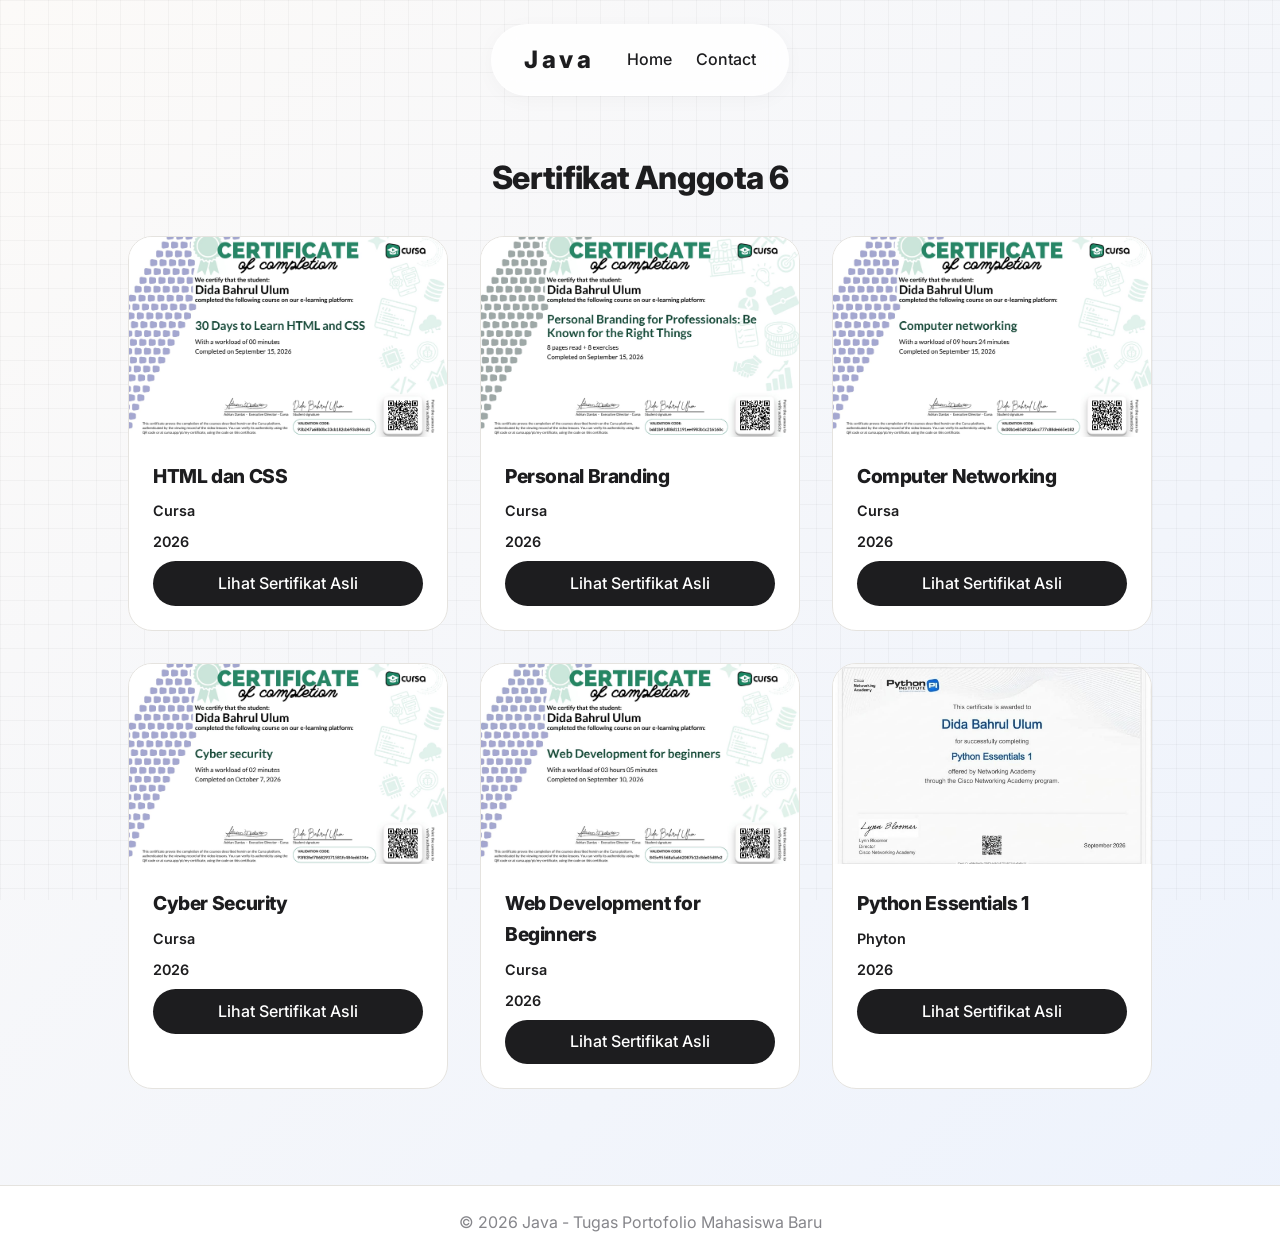
<file: template-portofolio/portfolio-6.html>
<!DOCTYPE html>
<html lang="id">
<head>
    <meta charset="UTF-8">
    <meta name="viewport" content="width=device-width, initial-scale=1.0">
    <title>Portfolio Anggota 6 - Portofolio Kelompok</title>
    <link rel="stylesheet" href="style.css">
</head>
<body>
    <!-- NAVBAR -->
    <nav class="navbar">
        <div class="navbar-logo">
            <!-- GANTI NAMA KELOMPOK DI SINI -->
            <h1>Java</h1>
        </div>
        <ul class="navbar-links">
            <li><a href="index.html">Home</a></li>
            <li><a href="contact.html">Contact</a></li>
        </ul>
    </nav>

    <!-- MAIN CONTENT - PORTFOLIO -->
    <main>
        <!-- SEKSI SERTIFIKAT -->
        <section class="portfolio-section">
            <h2>Sertifikat Anggota 6</h2>
            <div class="card-container">
                <!-- CARD SERTIFIKAT 1 (COPY CARD INI UNTUK MENAMBAH SERTIFIKAT) -->
                <div class="card">
                    <img src="assets/certificates/foto_dida/foto6.jpeg" alt="Sertifikat">
                    <div class="card-content">
                        <h3>HTML dan CSS</h3>
                        <p class="institution">Cursa</p>
                        <p class="year">2026</p>
                        <a href="https://cursa.app/pt/my-certificate" class="btn-link">Lihat Sertifikat Asli</a>
                    </div>
                </div>
                <!-- AKHIR CARD SERTIFIKAT 1 -->
                <!-- CARD SERTIFIKAT 2 (COPY CARD INI UNTUK MENAMBAH SERTIFIKAT) -->
                <div class="card">
                    <img src="assets/certificates/foto_dida/dida1.jpeg" alt="Sertifikat">
                    <div class="card-content">
                        <h3>Personal Branding</h3>
                        <p class="institution">Cursa</p>
                        <p class="year">2026</p>
                        <a href="https://cursa.app/pt/my-certificate" class="btn-link">Lihat Sertifikat Asli</a>
                    </div>
                </div>
                <!-- AKHIR CARD SERTIFIKAT 2 -->
                <!-- CARD SERTIFIKAT 3 (COPY CARD INI UNTUK MENAMBAH SERTIFIKAT) -->
                <div class="card">
                    <img src="assets/certificates/foto_dida/dida2.jpeg" alt="Sertifikat">
                    <div class="card-content">
                        <h3>Computer Networking</h3>
                        <p class="institution">Cursa</p>
                        <p class="year">2026</p>
                        <a href="https://cursa.app/pt/my-certificate" class="btn-link">Lihat Sertifikat Asli</a>
                    </div>
                </div>
                <!-- AKHIR CARD SERTIFIKAT 3 -->
                <!-- CARD SERTIFIKAT 4 (COPY CARD INI UNTUK MENAMBAH SERTIFIKAT) -->
                <div class="card">
                    <img src="assets/certificates/foto_dida/dida3.jpeg" alt="Sertifikat">
                    <div class="card-content">
                        <h3>Cyber Security</h3>
                        <p class="institution">Cursa</p>
                        <p class="year">2026</p>
                        <a href="https://cursa.app/pt/my-certificate" class="btn-link">Lihat Sertifikat Asli</a>
                    </div>
                </div>
                <!-- AKHIR CARD SERTIFIKAT 4 -->
                <!-- CARD SERTIFIKAT 5 (COPY CARD INI UNTUK MENAMBAH SERTIFIKAT) -->
                <div class="card">
                    <img src="assets/certificates/foto_dida/dida4.jpeg" alt="Sertifikat">
                    <div class="card-content">
                        <h3>Web Development for Beginners</h3>
                        <p class="institution">Cursa</p>
                        <p class="year">2026</p>
                        <a href="https://cursa.app/pt/my-certificate" class="btn-link">Lihat Sertifikat Asli</a>
                    </div>
                </div>
                <!-- AKHIR CARD SERTIFIKAT 5 -->
                <!-- CARD SERTIFIKAT 6 (COPY CARD INI UNTUK MENAMBAH SERTIFIKAT) -->
                <div class="card">
                    <img src="assets/certificates/foto_dida/dida5.jpeg" alt="Sertifikat">
                    <div class="card-content">
                        <h3>Python Essentials 1</h3>
                        <p class="institution">Phyton</p>
                        <p class="year">2026</p>
                        <a href="https://www.netacad.com" class="btn-link">Lihat Sertifikat Asli</a>
                    </div>
                </div>
                <!-- AKHIR CARD SERTIFIKAT 6 -->
            </div>
        </section>
    </main>

    <!-- FOOTER -->
    <footer class="footer">
        <p>&copy; 2026 Java - Tugas Portofolio Mahasiswa Baru</p>
    </footer>
</body>
</html>
</file>
<file: template-portofolio/style.css>
/* Import Font dari Google Fonts untuk tampilan modern */
@import url('https://fonts.googleapis.com/css2?family=Inter:wght@400;500;600;700&display=swap');

/* CSS Variables: Palet High-Contrast Monochrome (Elegan & Minimalis) */
:root {
    --primary-color: #1d1d1f; /* Hitam elegan untuk aksen utama */
    --primary-hover: #434344; /* Abu-abu gelap untuk efek hover */
    --bg-color: #fcfaf8;      /* Warm Off-White / Oat untuk background halaman */
    --text-main: #1d1d1f;     /* Warna teks utama (hitam) */
    --text-muted: #86868b;    /* Warna teks sekunder (abu-abu) */
    --card-bg: #ffffff;       /* Putih bersih untuk latar card dan navbar */
    --border-color: #e5e3df;  /* Warna garis batas yang disesuaikan menjadi lebih hangat */
}

/* Reset CSS dasar (Phase 3.1) */
* {
    margin: 0;
    padding: 0;
    box-sizing: border-box;
}

body {
    font-family: 'Inter', sans-serif;
    /* Animated Gradient Background */
    background: linear-gradient(-45deg, #ffffff, #f5f5f7, #e8f0fe, #fcfaf8);
    background-size: 400% 400%;
    animation: gradientBG 20s ease infinite;
    color: var(--text-main);
    line-height: 1.6;
    display: flex;
    flex-direction: column;
    min-height: 100vh;
    position: relative; /* Agar ::before dan blob relatif (meski fixed) terkendali */
}

/* Tech Grid Pattern */
body::before {
    content: "";
    position: fixed;
    top: 0;
    left: 0;
    width: 100%;
    height: 100%;
    z-index: -2;
    pointer-events: none;
    background-image: 
        linear-gradient(rgba(0, 0, 0, 0.03) 1px, transparent 1px),
        linear-gradient(90deg, rgba(0, 0, 0, 0.03) 1px, transparent 1px);
    background-size: 24px 24px;
}

@keyframes gradientBG {
    0% { background-position: 0% 50%; }
    50% { background-position: 100% 50%; }
    100% { background-position: 0% 50%; }
}

/* Typography & Links */
h1, h2, h3, h4 {
    margin-bottom: 0.5rem;
    color: var(--text-main);
    font-weight: 800;
    letter-spacing: -0.02em;
}
a {
    text-decoration: none;
    color: var(--primary-color);
    transition: color 0.3s;
}
a:hover {
    color: var(--primary-hover);
}

/* Layout Containers */
main {
    max-width: 1100px;
    margin: 0 auto;
    padding: 2rem;
    flex-grow: 1; /* Agar footer selalu di bawah */
    width: 100%;
}

/* ========================================= */
/* NAVBAR (Phase 3.2 - Flexbox)              */
/* ========================================= */
.navbar {
    display: flex;
    justify-content: space-between;
    align-items: center;
    padding: 1rem 2rem;
    background-color: rgba(255, 255, 255, 0.85);
    backdrop-filter: blur(12px);
    -webkit-backdrop-filter: blur(12px);
    box-shadow: 0 4px 20px rgba(0, 0, 0, 0.03);
    border: 1px solid rgba(255, 255, 255, 0.2);
    position: sticky; /* Menempel di atas saat discroll */
    top: 1.5rem;
    z-index: 100;
    max-width: 1100px;
    gap: 2rem;
    margin: 1.5rem auto;
    border-radius: 9999px;
}
.navbar-logo h1 {
    font-size: 1.5rem;
    margin: 0;
    color: var(--primary-color);
    letter-spacing: 0.15em;
}
.navbar-links {
    list-style: none;
    display: flex;
    gap: 1.5rem;
}
.navbar-links a {
    color: var(--text-main);
    font-weight: 500;
}
.navbar-links a:hover {
    color: var(--primary-color);
}

/* ========================================= */
/* HERO SECTION & ABOUT                      */
/* ========================================= */
.hero {
    display: flex;
    align-items: center;
    justify-content: space-between;
    gap: 2rem;
    padding: 6rem 0;
}
.hero-text {
    flex: 1;
}
.hero-text h2 {
    font-size: 2.5rem;
    margin-bottom: 1rem;
    line-height: 1.2;
    background: linear-gradient(135deg, var(--primary-color), #8b5cf6);
    -webkit-background-clip: text;
    -webkit-text-fill-color: transparent;
}
.hero-text p {
    font-size: 1.1rem;
    color: var(--text-muted);
}
.hero-image {
    flex: 1;
    display: flex;
    justify-content: center;
}
.hero-image img {
    max-width: 100%;
    max-height: 400px;
    object-fit: cover;
    border-radius: 24px;
    box-shadow: 0 20px 40px -10px rgba(0, 0, 0, 0.1);
}

.about {
    background: var(--card-bg);
    padding: 2.5rem;
    border-radius: 24px;
    border: 1px solid var(--border-color);
    box-shadow: 0 4px 6px rgba(0,0,0,0.01);
    margin-bottom: 4rem;
}

/* ========================================= */
/* PORTFOLIO SECTION (Phase 3.3 - Card UI)   */
/* ========================================= */
.portfolio-section {
    margin-bottom: 4rem;
}
.portfolio-section h2 {
    text-align: center;
    margin-bottom: 2rem;
    font-size: 2rem;
}
.card-container {
    display: flex;
    flex-wrap: wrap; /* Card akan turun ke bawah jika layar sempit */
    gap: 2rem;
    justify-content: center;
}
.card {
    background: var(--card-bg);
    border-radius: 24px;
    overflow: hidden;
    width: 320px;
    box-shadow: none;
    transition: transform 0.4s cubic-bezier(0.4, 0, 0.2, 1), box-shadow 0.4s cubic-bezier(0.4, 0, 0.2, 1);
    border: 1px solid var(--border-color);
    display: flex;
    flex-direction: column;
}
.card:hover {
    transform: translateY(-5px); /* Efek naik saat di-hover */
    box-shadow: 0 20px 40px -10px rgba(0, 0, 0, 0.1);
}
.card img {
    width: 100%;
    height: 200px;
    object-fit: cover; /* Agar gambar tidak gepeng */
    background-color: #eee;
    transition: transform 0.4s ease;
}
.card:hover img {
    transform: scale(1.05);
}
.card-content {
    padding: 1.5rem;
    flex-grow: 1;
    display: flex;
    flex-direction: column;
}
.card-content h3 {
    font-size: 1.2rem;
    margin-bottom: 0.5rem;
}
.year, .institution {
    font-size: 0.9rem;
    color: var(--primary-color);
    font-weight: 600;
    margin-bottom: 0.5rem;
}
.description {
    color: var(--text-muted);
    font-size: 0.95rem;
    margin-bottom: 1.5rem;
    flex-grow: 1; /* Mendorong tombol ke bawah */
}
.btn-link {
    display: inline-block;
    padding: 0.6rem 1rem;
    background-color: var(--primary-color);
    color: white;
    border-radius: 9999px;
    text-align: center;
    font-weight: 500;
    transition: background-color 0.3s;
}
.btn-link:hover {
    background-color: var(--primary-hover);
    color: white;
}

/* ========================================= */
/* TEAM & CONTACT SECTION                    */
/* ========================================= */
.team-section, .contact-section {
    text-align: center;
    width: 100%;
}

/* Efek Parallax Khusus Bagian Tim */
.team-section {
    padding: 4rem 2rem;
    border-radius: 24px;
    background-color: rgba(255, 255, 255, 0.4);
    background-image: radial-gradient(rgba(0, 0, 0, 0.06) 2px, transparent 2px);
    background-size: 40px 40px;
    background-attachment: fixed;
    border: 1px solid var(--border-color);
    box-shadow: 0 4px 6px rgba(0, 0, 0, 0.01);
    backdrop-filter: blur(8px);
    -webkit-backdrop-filter: blur(8px);
    margin-bottom: 4rem;
}
.team-section p, .contact-section p {
    color: var(--text-muted);
    margin-bottom: 3rem;
}
.bio-grid {
    display: grid;
    grid-template-columns: repeat(auto-fit, minmax(280px, 1fr));
    gap: 2rem;
    padding: 1rem;
}
.bio-card {
    background: var(--card-bg);
    padding: 2rem 1.5rem;
    border-radius: 24px;
    border: 1px solid var(--border-color);
    box-shadow: none;
    transition: transform 0.4s cubic-bezier(0.4, 0, 0.2, 1), box-shadow 0.4s cubic-bezier(0.4, 0, 0.2, 1);
    display: flex;
    flex-direction: column;
    align-items: center;
    text-align: center;
    cursor: pointer;
}
.bio-card:hover {
    transform: translateY(-5px);
    box-shadow: 0 20px 40px -10px rgba(0, 0, 0, 0.1);
}
.bio-avatar {
    width: 120px;
    height: 120px;
    border-radius: 50%;
    margin-bottom: 1.5rem;
    border: 4px solid var(--bg-color);
    box-shadow: 0 4px 10px rgba(0,0,0,0.05);
    overflow: hidden;
}
.bio-avatar img {
    width: 100%;
    height: 100%;
    object-fit: cover;
}
.bio-info h3 {
    font-size: 1.3rem;
    margin-bottom: 0.2rem;
}
.bio-role {
    font-size: 0.9rem;
    color: var(--primary-color);
    font-weight: 600;
    margin-bottom: 1rem;
}
.bio-desc {
    color: var(--text-muted);
    font-size: 0.95rem;
    font-style: italic;
    margin-bottom: 1.5rem;
}
.social-links {
    margin-top: auto;
    display: flex;
    justify-content: center;
    gap: 1rem;
    flex-wrap: wrap;
}
.social-links a {
    font-size: 0.85rem;
    font-weight: 500;
    padding: 0.4rem 0.8rem;
    background: var(--bg-color);
    border-radius: 20px;
    transition: all 0.3s;
}
.social-links a:hover {
    background: var(--primary-color);
    color: white;
}

/* ========================================= */
/* FOOTER                                    */
/* ========================================= */
.footer {
    text-align: center;
    padding: 1.5rem;
    background-color: var(--card-bg);
    border-top: 1px solid var(--border-color);
    color: var(--text-muted);
}

/* ========================================= */
/* RESPONSIVENESS (Phase 3.4 - Media Query)  */
/* ========================================= */
@media (max-width: 768px) {
    /* Navbar turun ke bawah */
    .navbar {
        flex-direction: column;
        gap: 1rem;
        margin: 1rem;
        border-radius: 24px;
    }
    
    /* Hero section jadi vertikal */
    .hero {
        flex-direction: column-reverse; /* Foto di atas teks di mobile */
        text-align: center;
        padding: 2rem 0;
    }
    
    .hero-text h2 {
        font-size: 2rem;
    }
    
    /* Card list jadi satu kolom penuh */
    .card-container {
        flex-direction: column;
        align-items: center;
    }
    
    .card {
        width: 100%; /* Memenuhi layar HP */
        max-width: 350px;
    }
}

/* ========================================= */
/* DECORATIVE: FLOATING BLOBS                */
/* ========================================= */
.blobs-container {
    position: fixed;
    top: 0;
    left: 0;
    width: 100vw;
    height: 100vh;
    z-index: -1;
    overflow: hidden;
    pointer-events: none;
}

.blob {
    position: absolute;
    filter: blur(80px);
    opacity: 0.5;
    animation: float 20s ease-in-out infinite alternate;
}

.blob-1 {
    width: 400px;
    height: 400px;
    background: #e0e7ff; /* Biru pastel */
    border-radius: 40% 60% 70% 30% / 40% 50% 60% 50%;
    top: -10%;
    left: -10%;
    animation-delay: 0s;
}

.blob-2 {
    width: 300px;
    height: 300px;
    background: #f1f5f9; /* Slate sangat terang */
    border-radius: 60% 40% 30% 70% / 60% 30% 70% 40%;
    top: 40%;
    right: -5%;
    animation-delay: -5s;
    animation-duration: 25s;
}

.blob-3 {
    width: 350px;
    height: 350px;
    background: #ffffff;
    border-radius: 50% 50% 30% 70% / 50% 40% 60% 50%;
    bottom: -15%;
    left: 20%;
    animation-delay: -10s;
    animation-duration: 18s;
}

@keyframes float {
    0% { transform: translate(0, 0) scale(1) rotate(0deg); }
    50% { transform: translate(100px, 50px) scale(1.1) rotate(45deg); }
    100% { transform: translate(-50px, 150px) scale(0.9) rotate(90deg); }
}
</file>
